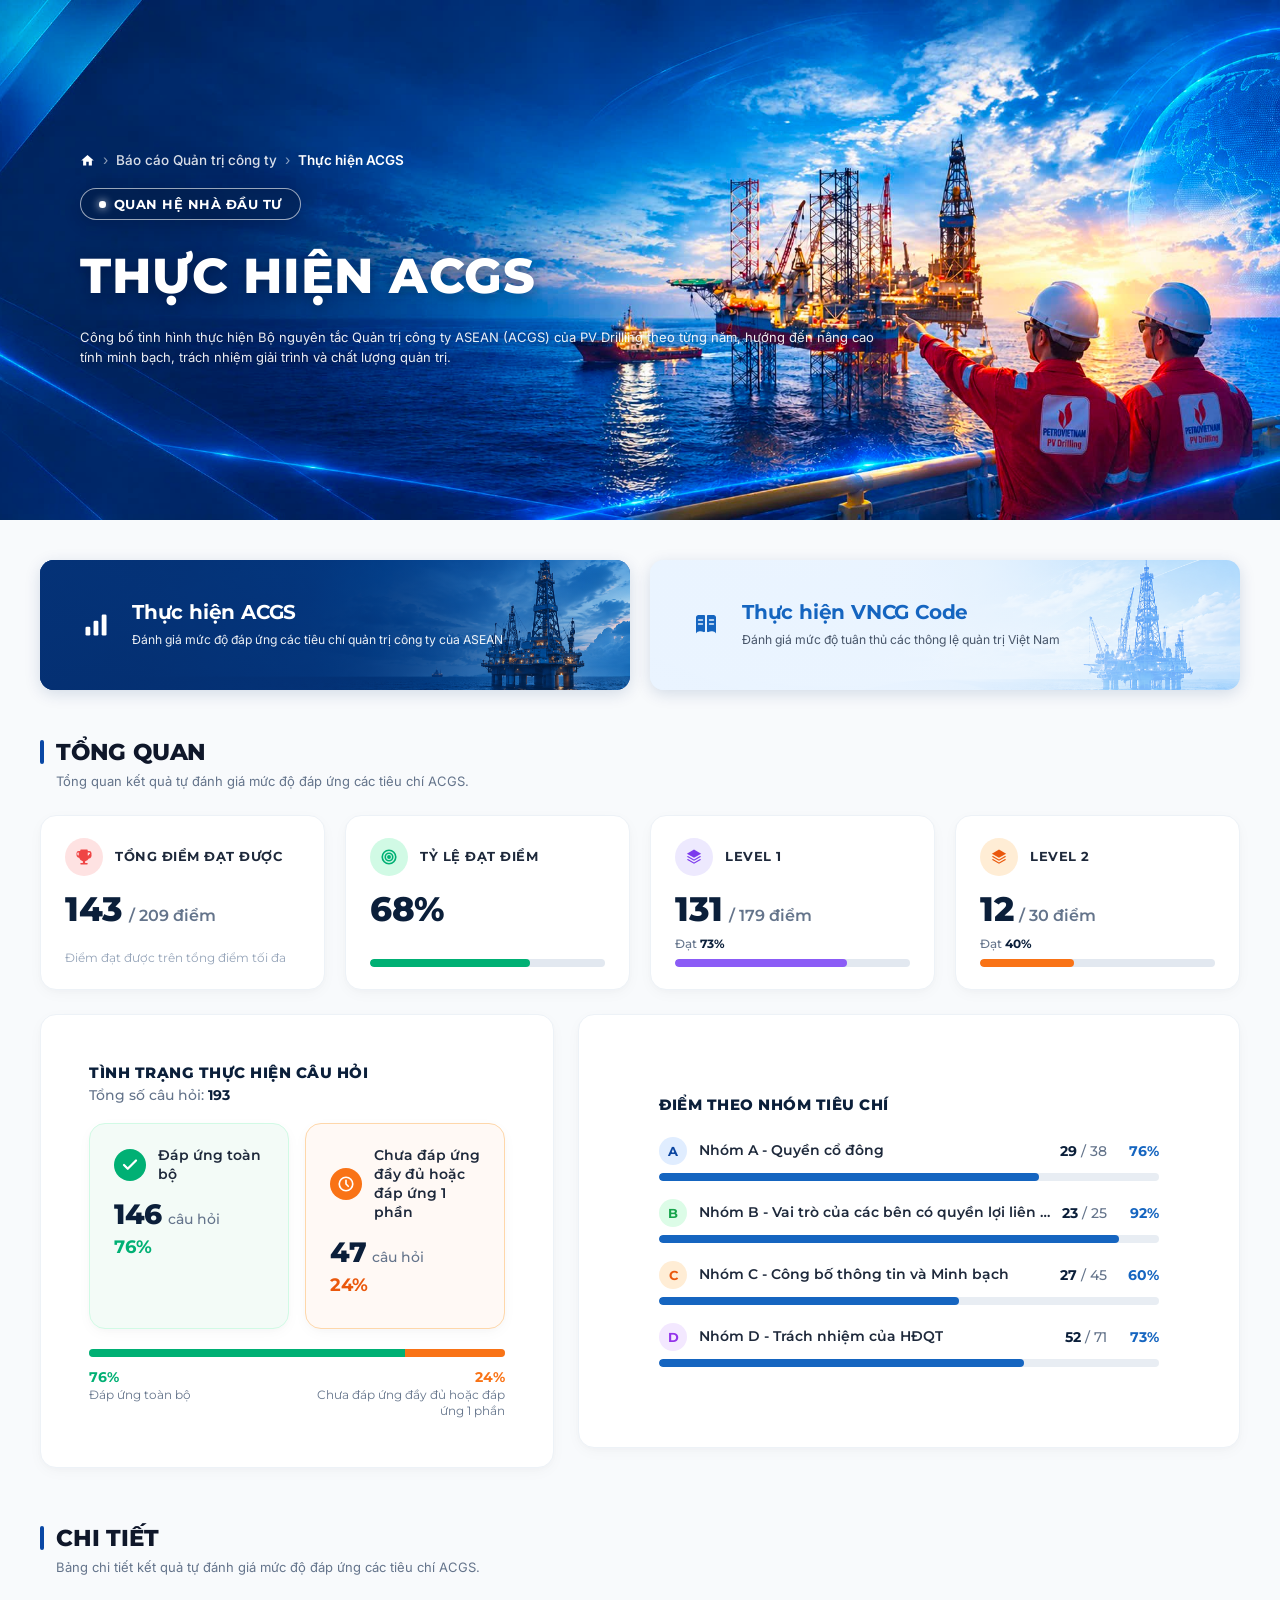
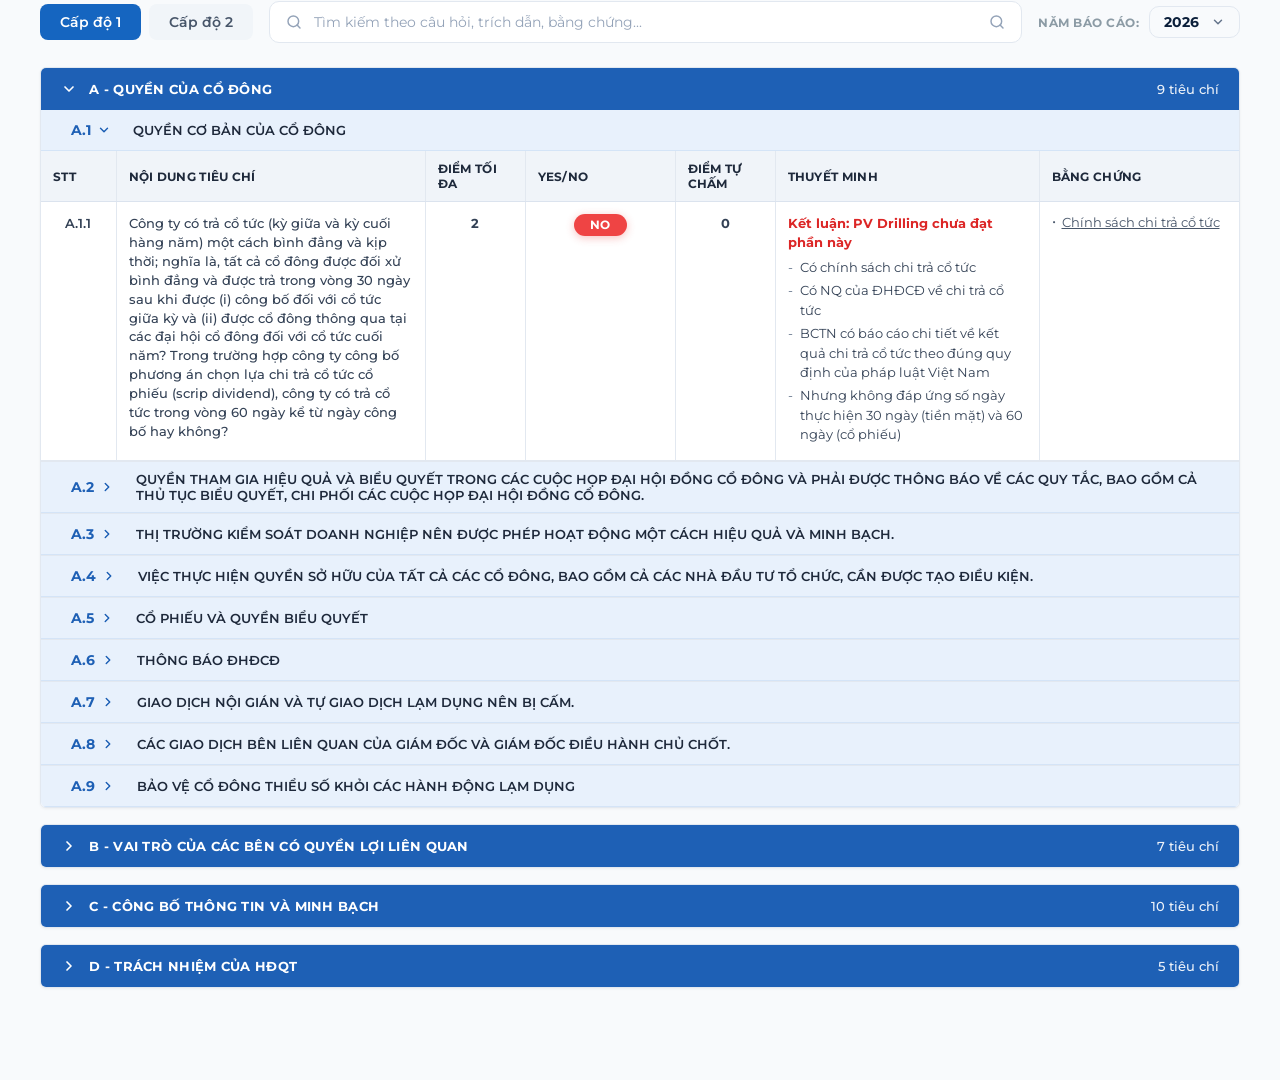
<file: layout/Thuc_hien_ACGS/index.html>
<!DOCTYPE html>
<html lang="vi">

<head>
    <meta charset="UTF-8">
    <meta name="viewport" content="width=device-width, initial-scale=1.0">
    <title>Thực hiện ACGS - PV Drilling</title>
    <meta name="description"
        content="Tổng quan và chi tiết kết quả thực hiện bộ tiêu chí Quản trị công ty theo chuẩn ACGS của PV Drilling.">
    <link rel="stylesheet" href="./style.css">
</head>

<body>

    <div id="banner"></div>
    <main class="main-content">

        <!-- 1. ACGS Cards (2 card đầu trang) -->
        <div id="acgs-cards-container" class="acgs-cards-grid"></div>

        <!-- 2. SECTION: TỔNG QUAN THỰC HIỆN ACGS -->
        <section class="section-overview" aria-labelledby="overview-heading">

            <!-- Tiêu đề section (SectionTitle component) -->
            <div id="overview-title"></div>

            <!-- 4 Stat Cards: Tổng điểm, Tỷ lệ, Level 1, Level 2 -->
            <div id="stat-cards-overview" class="overview-stats-grid"></div>

            <!-- Khối 2 cột: Tình trạng câu hỏi (Trái) & Điểm theo nhóm tiêu chí (Phải) -->
            <div class="overview-details-grid">

                <!-- Cột trái: Tình trạng thực hiện câu hỏi -->
                <div id="question-status-container"></div>

                <!-- Cột phải: Điểm theo nhóm tiêu chí (CategoryProgress) -->
                <div id="category-progress-container"></div>

            </div>
        </section>

        <!-- 3. SECTION: CHI TIẾT TIÊU CHÍ ACGS -->
        <section class="section-detail" aria-labelledby="detail-heading">

            <!-- Tiêu đề section (SectionTitle component) -->
            <div id="detail-title"></div>

            <!-- Thanh công cụ: Cấp độ 1/2 | Tìm kiếm | Năm báo cáo -->
            <div class="detail-toolbar">

                <!-- Nút chọn Cấp độ -->
                <div class="detail-level-filters" role="group" aria-label="Chọn cấp độ">
                    <button id="btn-level-1" type="button" class="level-filter-btn level-filter-btn--active"
                        data-level="1">
                        Cấp độ 1
                    </button>
                    <button id="btn-level-2" type="button" class="level-filter-btn" data-level="2">
                        Cấp độ 2
                    </button>
                </div>

                <!-- Thanh tìm kiếm (SearchDetail component) -->
                <div id="search-detail-container" class="detail-search-wrap"></div>

                <!-- Dropdown chọn Năm báo cáo -->
                <div class="detail-year-select-wrap">
                    <span class="detail-year-label">NĂM BÁO CÁO:</span>
                    <div class="detail-year-dropdown" id="year-dropdown" tabindex="0" role="button"
                        aria-label="Chọn năm báo cáo">
                        <span class="detail-year-value" id="selected-year">2026</span>
                        <span class="detail-year-arrow-wrap">
                            <svg class="detail-year-arrow" viewBox="0 0 24 24" fill="none" stroke="currentColor" stroke-width="2.5" stroke-linecap="round" stroke-linejoin="round">
                                <polyline points="6 9 12 15 18 9"></polyline>
                            </svg>
                        </span>
                    </div>
                </div>

            </div>

            <!-- Bảng chi tiết tiêu chí 3 cấp (CriteriaAccordion component) -->
            <div id="criteria-accordion-container"></div>

        </section>

    </main>

    <!-- ============================================================
         SCRIPTS — nạp theo đúng thứ tự phụ thuộc
         1. Design System → 2. Components → 3. Mock Data → 4. Screen
    ============================================================ -->

    <!-- 1. Design System: Icons library dùng chung -->
    <script src="../../design-system/icons.js"></script>

    <!-- 2. Component Scripts -->
    <script src="../../component/Banner/Banner.js"></script>
    <script src="../../component/ACGSCard/ACGS.js"></script>
    <script src="../../component/SectionTitle/SectionTitle.js"></script>
    <script src="../../component/StatCard/StatCard.js"></script>
    <script src="../../component/CategoryProgress/CategoryProgress.js"></script>
    <script src="../../component/SearchDetail/SearchDetail.js"></script>
    <script src="../../component/CriteriaAccordion/CriteriaAccordion.js"></script>

    <!-- 3. Mock Data -->
    <script src="../../Mock_Data/DataACGS.js"></script>

    <!-- 4. Screen Script (nạp sau cùng, sau khi tất cả components đã sẵn sàng) -->
    <script src="./script.js"></script>

</body>

</html>
</file>
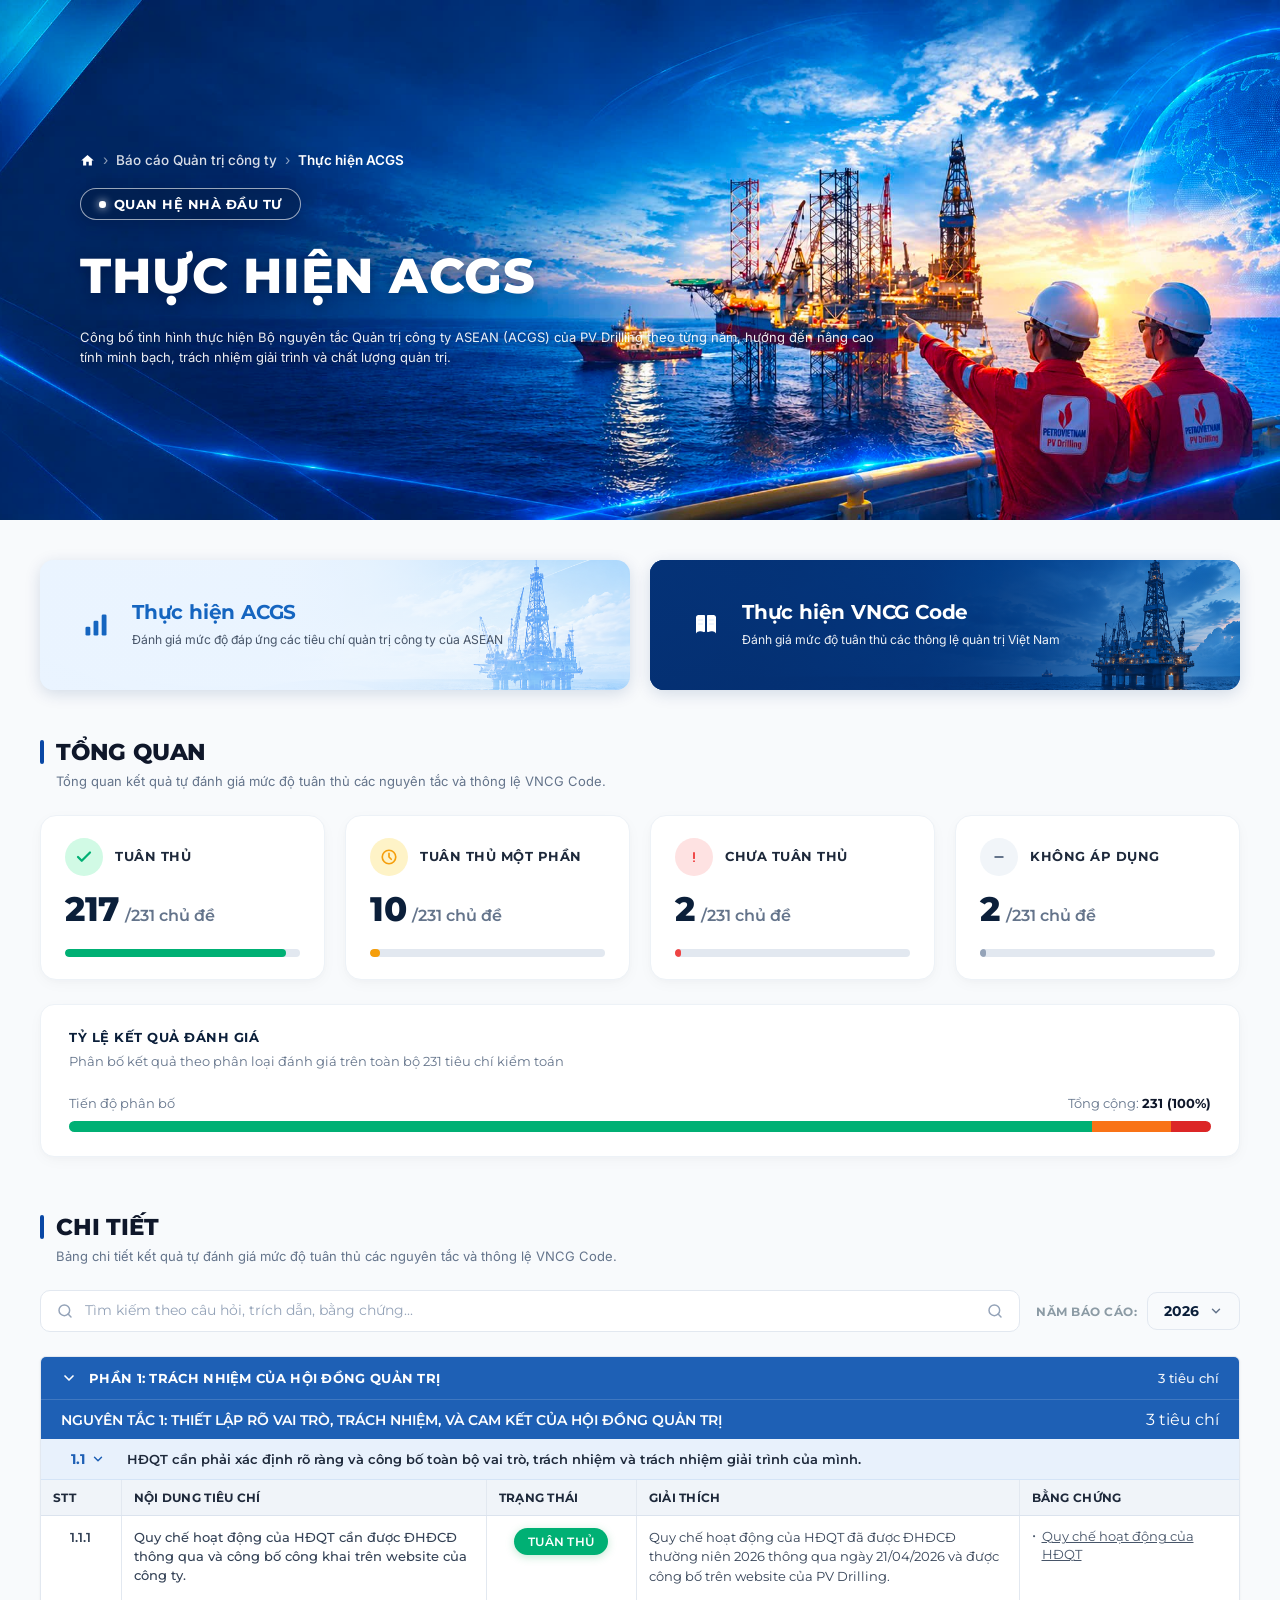
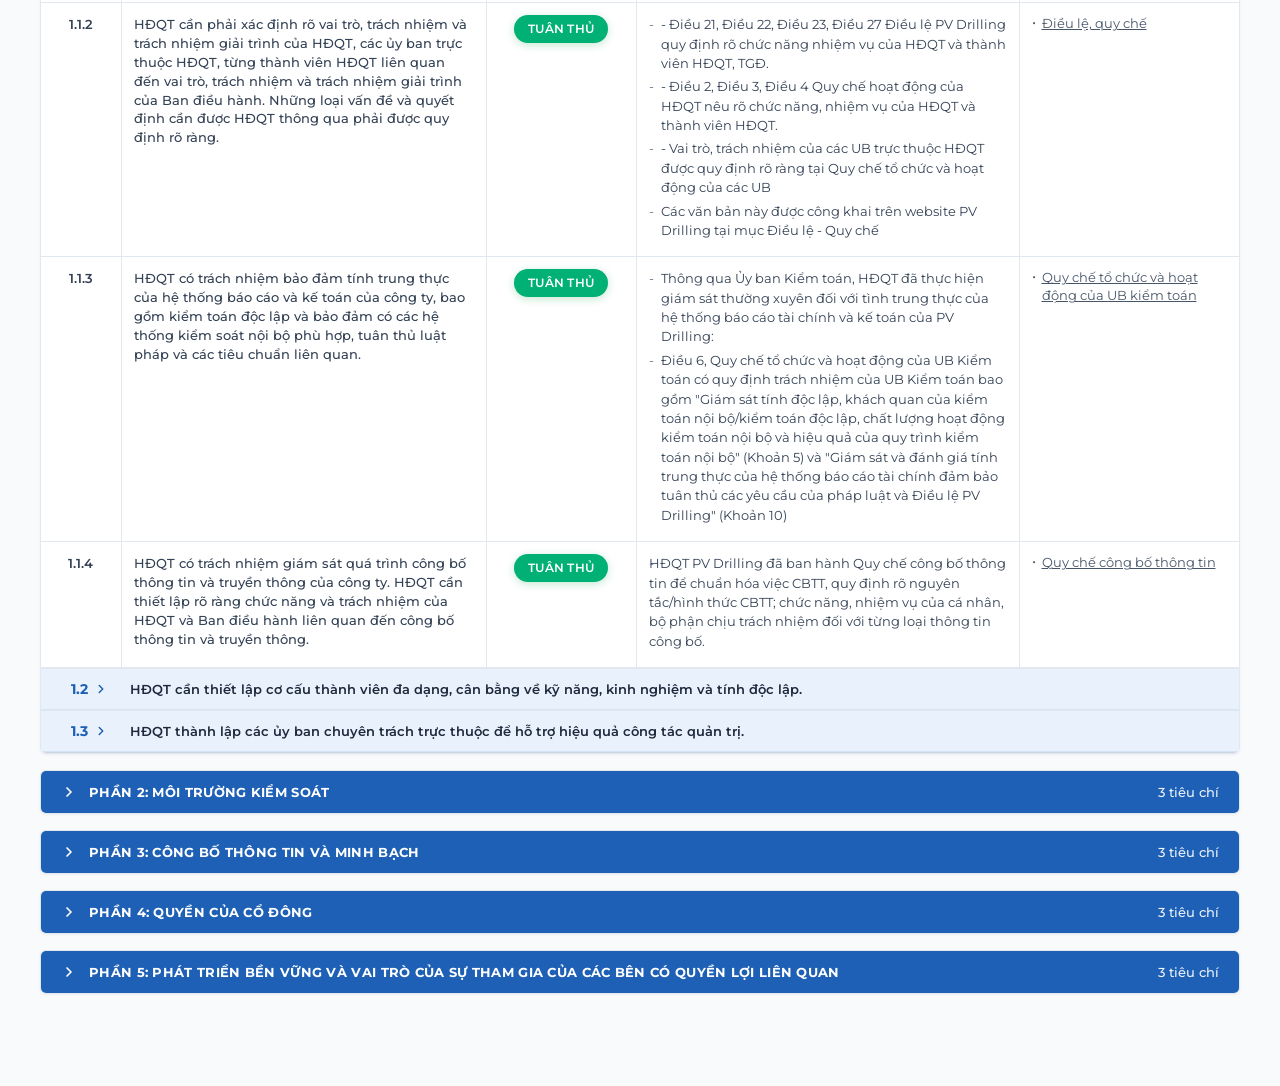
<file: layout/Thuc_Hien_Vncg_Code/index.html>
<!DOCTYPE html>
<html lang="en">

<head>
    <meta charset="UTF-8">
    <meta name="viewport" content="width=device-width, initial-scale=1.0">
    <title>THỰC HIỆN VNCG CODE</title>
    <link rel="stylesheet" href="./style.css">
</head>

<body>

    <div id="banner"></div>
    <main class="main-content">

        <div id="acgs-cards-container" class="acgs-cards-grid"></div>

        <section class="section-overview" aria-labelledby="overview-heading">
            <div id="overview-title"></div>

            <div id="stat-cards-overview" class="overview-stats-grid"></div>

            <div class="overview-details-grid">
                <div id="question-status-container"></div>
            </div>
        </section>

        <section class="section-detail" aria-labelledby="detail-heading">

            <div id="detail-title"></div>

            <div class="detail-toolbar">

                <div id="search-detail-container" class="detail-search-wrap"></div>

                <div class="detail-year-select-wrap">
                    <span class="detail-year-label">NĂM BÁO CÁO:</span>
                    <div class="detail-year-dropdown" id="year-dropdown" tabindex="0" role="button"
                        aria-label="Chọn năm báo cáo">
                        <span class="detail-year-value" id="selected-year">2026</span>
                        <span class="detail-year-arrow-wrap">
                            <svg class="detail-year-arrow" viewBox="0 0 24 24" fill="none" stroke="currentColor" stroke-width="2.5" stroke-linecap="round" stroke-linejoin="round">
                                <polyline points="6 9 12 15 18 9"></polyline>
                            </svg>
                        </span>
                    </div>
                </div>

            </div>
            <div id="criteria-accordion-container"></div>

        </section>

    </main>

    <!-- ============================================================
         SCRIPTS — nạp theo đúng thứ tự phụ thuộc
         1. Design System → 2. Components → 3. Mock Data → 4. Screen
    ============================================================ -->

    <!-- 1. Design System: Icons library dùng chung -->
    <script src="../../design-system/icons.js"></script>

    <!-- 2. Component Scripts -->
    <script src="../../component/Banner/Banner.js"></script>
    <script src="../../component/ACGSCard/ACGS.js"></script>
    <script src="../../component/SectionTitle/SectionTitle.js"></script>
    <script src="../../component/StatCard/StatCard.js"></script>
    <script src="../../component/CategoryProgress/CategoryProgress.js"></script>
    <script src="../../component/SearchDetail/SearchDetail.js"></script>
    <script src="../../component/CriteriaAccordion/CriteriaAccordion.js"></script>

    <!-- 3. Mock Data -->
    <script src="../../Mock_Data/DataVNCGCode.js"></script>

    <!-- 4. Screen Script (nạp sau cùng, sau khi tất cả components đã sẵn sàng) -->
    <script src="./script.js"></script>

</body>

</html>
</file>
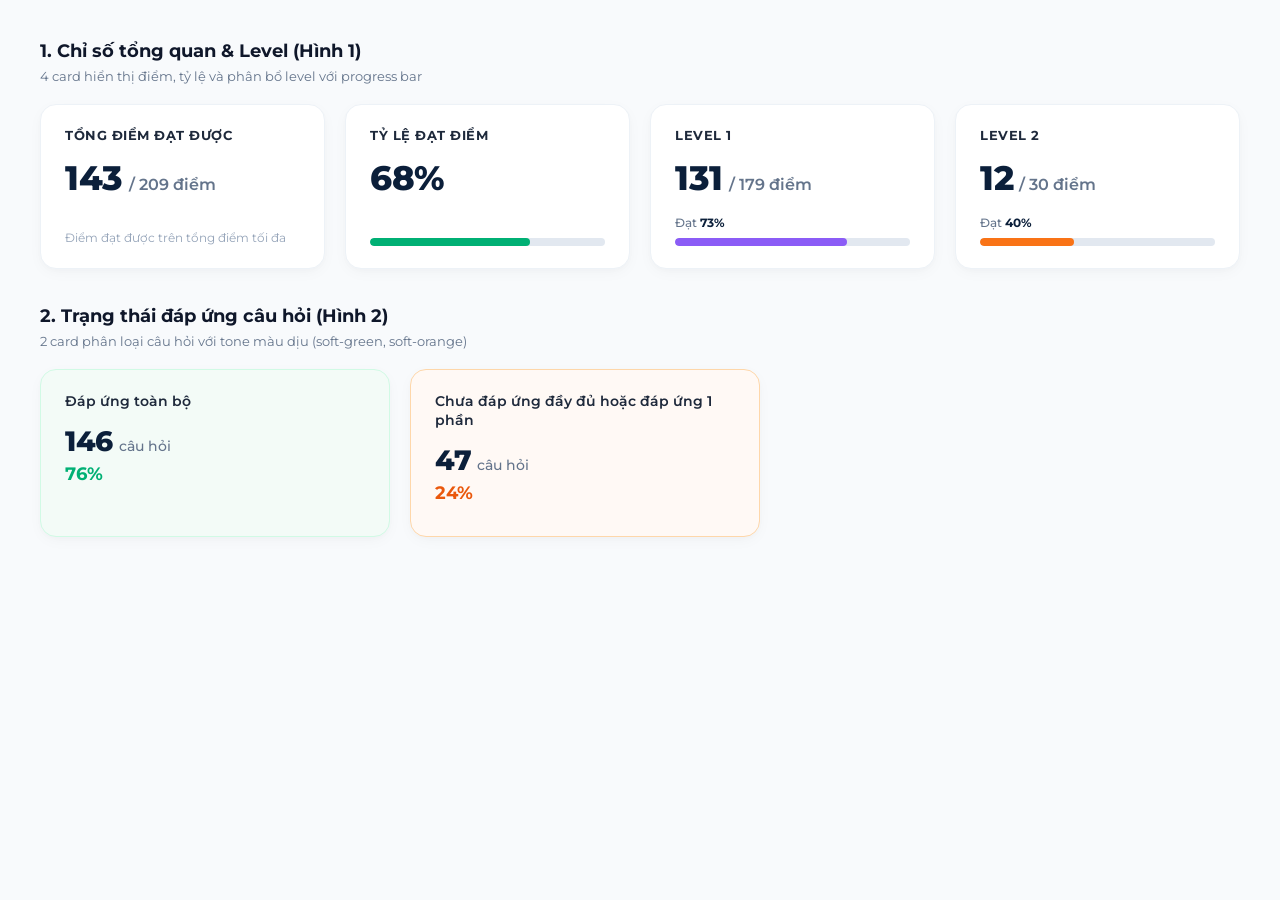
<file: component/StatCard/preview.html>
<!DOCTYPE html>
<html lang="vi">
<head>
    <meta charset="UTF-8">
    <meta name="viewport" content="width=device-width, initial-scale=1.0">
    <title>Preview Stat Card Component</title>
    <!-- Google Fonts -->
    <link rel="preconnect" href="https://fonts.googleapis.com">
    <link rel="preconnect" href="https://fonts.gstatic.com" crossorigin>
    <link href="https://fonts.googleapis.com/css2?family=Montserrat:wght@400;500;600;700;800;900&family=Inter:wght@400;500;600;700;800&display=swap" rel="stylesheet">
    <link rel="stylesheet" href="../../design-system/global.css">
    <link rel="stylesheet" href="./StatCard.css">
    <style>
        body {
            margin: 0;
            padding: 40px;
            background-color: #f8fafc;
            font-family: 'Montserrat', 'Inter', sans-serif;
        }
        .container {
            max-width: 1280px;
            margin: 0 auto;
            display: flex;
            flex-direction: column;
            gap: 36px;
        }
        .section-header {
            margin-bottom: -16px;
        }
        .section-header h3 {
            margin: 0 0 6px 0;
            color: #0f172a;
            font-size: 18px;
            font-weight: 700;
        }
        .section-header p {
            margin: 0;
            color: #64748b;
            font-size: 13px;
        }
        /* Grid 4 cards (Hình 1) */
        .stat-grid-4 {
            display: grid;
            grid-template-columns: repeat(4, 1fr);
            gap: 20px;
        }
        /* Grid 2 cards (Hình 2) */
        .stat-grid-2 {
            display: grid;
            grid-template-columns: repeat(2, 1fr);
            gap: 20px;
            max-width: 720px;
        }
        @media (max-width: 1024px) {
            .stat-grid-4 {
                grid-template-columns: repeat(2, 1fr);
            }
        }
        @media (max-width: 640px) {
            .stat-grid-4, .stat-grid-2 {
                grid-template-columns: 1fr;
            }
            body {
                padding: 20px;
            }
        }
    </style>
</head>
<body>
    <div class="container">
        <!-- NHÓM 1: CÁC CARD TỔNG QUAN / LEVEL (HÌNH 1) -->
        <div class="section-header">
            <h3>1. Chỉ số tổng quan & Level (Hình 1)</h3>
            <p>4 card hiển thị điểm, tỷ lệ và phân bổ level với progress bar</p>
        </div>
        <div id="stat-overview-container" class="stat-grid-4"></div>

        <!-- NHÓM 2: CÁC CARD TRẠNG THÁI CÂU HỎI (HÌNH 2) -->
        <div class="section-header">
            <h3>2. Trạng thái đáp ứng câu hỏi (Hình 2)</h3>
            <p>2 card phân loại câu hỏi với tone màu dịu (soft-green, soft-orange)</p>
        </div>
        <div id="stat-questions-container" class="stat-grid-2"></div>
    </div>

    <script src="./StatCard.js"></script>
    <script>
        document.addEventListener("DOMContentLoaded", () => {
            // 1. Render 4 cards Hình 1
            renderStatCards("#stat-overview-container", [
                {
                    theme: "red",
                    iconType: "trophy",
                    title: "TỔNG ĐIỂM ĐẠT ĐƯỢC",
                    value: "143",
                    suffix: "/ 209 điểm",
                    note: "Điểm đạt được trên tổng điểm tối đa"
                },
                {
                    theme: "green",
                    iconType: "target",
                    title: "TỶ LỆ ĐẠT ĐIỂM",
                    value: "68%",
                    progress: 68
                },
                {
                    theme: "purple",
                    iconType: "level",
                    title: "LEVEL 1",
                    value: "131",
                    suffix: "/ 179 điểm",
                    progress: 73,
                    progressLabel: "Đạt <b>73%</b>"
                },
                {
                    theme: "orange",
                    iconType: "level",
                    title: "LEVEL 2",
                    value: "12",
                    suffix: "/ 30 điểm",
                    progress: 40,
                    progressLabel: "Đạt <b>40%</b>"
                }
            ]);

            // 2. Render 2 cards Hình 2
            renderStatCards("#stat-questions-container", [
                {
                    variant: "soft-green",
                    iconType: "check",
                    title: "Đáp ứng toàn bộ",
                    value: "146",
                    suffix: "câu hỏi",
                    subValue: "76%"
                },
                {
                    variant: "soft-orange",
                    iconType: "clock",
                    title: "Chưa đáp ứng đầy đủ hoặc đáp ứng 1 phần",
                    value: "47",
                    suffix: "câu hỏi",
                    subValue: "24%"
                }
            ]);
        });
    </script>
</body>
</html>
</file>
<file: layout/Thuc_hien_ACGS/style.css>
/* ==========================================================================
   LAYOUT STYLES: THỰC HIỆN ACGS
   File: layout/Thuc_hien_ACGS/style.css
   ========================================================================== */

/* 1. Nạp Design System & Global Styles */
@import url('../../design-system/global.css');

/* 2. Nạp Component Styles */
@import url('../../component/Banner/Banner.css');
@import url('../../component/ACGSCard/ACGSCard.css');
@import url('../../component/SectionTitle/SectionTitle.css');
@import url('../../component/StatCard/StatCard.css');
@import url('../../component/CategoryProgress/CategoryProgress.css');
@import url('../../component/SearchDetail/SearchDetail.css');
@import url('../../component/CriteriaAccordion/CriteriaAccordion.css');

/* ==========================================================================
   MAIN LAYOUT CONTAINER
   ========================================================================== */

#banner {
    width: 100%;
}

.main-content {
    max-width: 100%;
    margin: 0;
    padding: var(--space-10, 40px) var(--space-10, 40px) var(--space-15, 60px) var(--space-10, 40px);
}

/* 1. Cards Grid / Container ACGS */
.acgs-cards-grid {
    display: grid;
    grid-template-columns: 1fr 1fr;
    gap: var(--space-5);
    width: 100%;
}

/* 2. Overview Section */
.section-overview {
    margin-top: var(--space-12);
    width: 100%;
}

/* Detail Section */
.section-detail {
    margin-top: var(--space-14);
    width: 100%;
}

/* ==========================================================================
   DETAIL TOOLBAR (Hình 3: Cấp độ 1/2, Tìm kiếm, Năm báo cáo)
   ========================================================================== */
.detail-toolbar {
    display: flex;
    align-items: center;
    gap: var(--space-4);
    margin-top: var(--space-6);
    margin-bottom: var(--space-6);
    width: 100%;
}

/* 1. Nút chọn Cấp độ 1 / Cấp độ 2 */
.detail-level-filters {
    display: flex;
    align-items: center;
    gap: var(--space-2, 8px);
    flex-shrink: 0;
}

.level-filter-btn {
    border: none;
    background-color: var(--color-bg-secondary);
    color: var(--color-text-secondary);
    font-family: var(--font-family-sans);
    font-size: var(--font-size-md);
    font-weight: var(--font-weight-semibold);
    padding: 10px var(--space-5);
    border-radius: var(--radius-lg);
    cursor: pointer;
    transition: background-color var(--transition-base), color var(--transition-base), transform var(--transition-fast);
    user-select: none;
}

.level-filter-btn:hover {
    background-color: var(--color-bg-progress-track);
    color: var(--color-text-heading);
}

.level-filter-btn--active {
    background-color: var(--color-primary);
    color: var(--color-white);
}

.level-filter-btn--active:hover {
    background-color: var(--color-primary-hover);
    color: var(--color-white);
}

/* 2. Ô Tìm kiếm */
.detail-search-wrap {
    flex: 1;
    min-width: 260px;
}

/* 3. Dropdown Năm báo cáo (Hình 2) */
.detail-year-select-wrap {
    display: flex;
    align-items: center;
    gap: 10px;
    flex-shrink: 0;
}

.detail-year-label {
    font-size: var(--font-size-sm);
    font-weight: var(--font-weight-bold);
    color: var(--color-text-dim, #708099);
    letter-spacing: var(--letter-spacing-wider);
    text-transform: uppercase;
    font-family: var(--font-family-heading);
    white-space: nowrap;
}

.detail-year-dropdown {
    display: inline-flex;
    align-items: center;
    gap: 12px;
    background-color: var(--color-bg-page, #f8fafd);
    border: 1px solid var(--color-border-light, #e2e8f0);
    border-radius: var(--radius-xl, 12px);
    padding: 8px 14px;
    cursor: pointer;
    transition: border-color var(--transition-base), box-shadow var(--transition-base), background-color var(--transition-base);
    user-select: none;
}

.detail-year-dropdown:hover {
    border-color: var(--color-border-default, #cbd5e1);
    background-color: var(--color-bg-card, #ffffff);
}

.detail-year-dropdown:focus {
    outline: none;
    border-color: var(--color-primary);
    box-shadow: var(--shadow-focus);
}

.detail-year-value {
    font-size: var(--font-size-normal, 15px);
    font-weight: var(--font-weight-bold);
    color: var(--color-text-title, #1c2a38);
    font-family: var(--font-family-heading);
    line-height: 1;
}

.detail-year-arrow-wrap {
    display: inline-flex;
    align-items: center;
    justify-content: center;
    width: 14px;
    height: 14px;
    flex-shrink: 0;
}

.detail-year-arrow {
    width: 14px;
    height: 14px;
    color: var(--color-text-muted, #4a5568);
    transition: transform var(--transition-base);
    display: block;
}

.detail-year-dropdown.is-open .detail-year-arrow {
    transform: rotate(180deg);
}

/* 3. 4 Stat Cards Grid (Hình 1) */
.overview-stats-grid {
    display: grid;
    grid-template-columns: repeat(4, 1fr);
    gap: var(--space-5, 20px);
    margin-top: var(--space-6, 24px);
    width: 100%;
}

/* 4. Khối 2 cột: Tình trạng câu hỏi (Trái) & Điểm theo nhóm tiêu chí (Phải) */
.overview-details-grid {
    display: grid;
    grid-template-columns: 1fr 1fr;
    gap: var(--space-6);
    margin-top: var(--space-6);
    width: 100%;
    align-items: stretch;
}

/* ==========================================================================
   5. CARD TÌNH TRẠNG THỰC HIỆN CÂU HỎI (Cột trái)
   ========================================================================== */
.question-status-card {
    background-color: var(--color-bg-card);
    border: 1px solid var(--color-border-subtle);
    border-radius: var(--radius-3xl);
    padding: var(--space-12);
    box-shadow: var(--shadow-card);
    display: flex;
    flex-direction: column;
    justify-content: space-between;
    gap: var(--space-5);
    height: 100%;
    transition: transform var(--transition-smooth), box-shadow var(--transition-smooth);
}

.question-status-card:hover {
    box-shadow: var(--shadow-card-hover);
}

.question-status-header {
    display: flex;
    flex-direction: column;
    gap: var(--space-1);
}

.question-status-title {
    margin: 0;
    font-size: var(--font-size-lg);
    font-weight: var(--font-weight-extrabold);
    color: var(--color-text-title);
    letter-spacing: var(--letter-spacing-wider);
    text-transform: uppercase;
    line-height: var(--line-height-heading);
}

.question-status-subtitle {
    margin: 0;
    font-size: var(--font-size-md);
    color: var(--color-text-muted);
    font-weight: var(--font-weight-medium);
}

.question-status-subtitle b {
    color: var(--color-text-title);
    font-weight: var(--font-weight-bold);
}

.question-status-cards-grid {
    display: grid;
    grid-template-columns: 1fr 1fr;
    gap: var(--space-4);
}

/* Thanh phân bổ xếp chồng (Stacked Bar) & Chú thích */
.question-status-progress-wrap {
    display: flex;
    flex-direction: column;
    gap: var(--space-3);
    margin-top: auto;
}

.question-status-stacked-bar {
    width: 100%;
    height: 8px;
    border-radius: var(--radius-full);
    overflow: hidden;
    display: flex;
    background-color: var(--color-bg-progress-track);
}

.stacked-bar-segment--green {
    background-color: var(--color-success-accent);
    height: 100%;
    transition: width var(--transition-progress);
}

.stacked-bar-segment--orange {
    background-color: var(--color-warning-bright);
    height: 100%;
    transition: width var(--transition-progress);
}

.question-status-legend {
    display: flex;
    justify-content: space-between;
    align-items: flex-start;
}

.legend-item {
    display: flex;
    flex-direction: column;
    gap: 2px;
}

.legend-item--right {
    text-align: right;
    align-items: flex-end;
}

.legend-percent {
    font-size: var(--font-size-md);
    font-weight: var(--font-weight-bold);
    font-family: var(--font-family-heading);
}

.legend-percent--green {
    color: var(--color-success-accent);
}

.legend-percent--orange {
    color: var(--color-warning-bright);
}

.legend-label {
    font-size: var(--font-size-sm);
    color: var(--color-text-muted);
    line-height: var(--line-height-heading);
    max-width: 200px;
}

/* ==========================================================================
   6. RESPONSIVE BREAKPOINTS
   ========================================================================== */
@media (max-width: 1180px) {
    .overview-stats-grid {
        grid-template-columns: repeat(2, 1fr);
    }

    .overview-details-grid {
        grid-template-columns: 1fr;
    }
}

@media (max-width: 900px) {
    .detail-toolbar {
        flex-wrap: wrap;
    }

    .detail-search-wrap {
        order: 3;
        flex-basis: 100%;
        width: 100%;
    }
}

@media (max-width: 768px) {
    .main-content {
        padding: var(--space-7) var(--space-5) var(--space-12) var(--space-5);
    }

    .acgs-cards-grid {
        grid-template-columns: 1fr;
        gap: var(--space-4);
    }

    .question-status-cards-grid {
        grid-template-columns: 1fr;
    }
}

@media (max-width: 580px) {
    .overview-stats-grid {
        grid-template-columns: 1fr;
    }

    .main-content {
        padding: var(--space-5) var(--space-4) 36px var(--space-4);
    }
}
</file>
<file: layout/Thuc_Hien_Vncg_Code/style.css>
﻿/* ==========================================================================
   LAYOUT STYLES: THỰC HIỆN ACGS
   File: layout/Thuc_hien_ACGS/style.css
   ========================================================================== */

/* 1. Nạp Design System & Global Styles */
@import url('../../design-system/global.css');

/* 2. Nạp Component Styles */
@import url('../../component/Banner/Banner.css');
@import url('../../component/ACGSCard/ACGSCard.css');
@import url('../../component/SectionTitle/SectionTitle.css');
@import url('../../component/StatCard/StatCard.css');
@import url('../../component/CategoryProgress/CategoryProgress.css');
@import url('../../component/SearchDetail/SearchDetail.css');
@import url('../../component/CriteriaAccordion/CriteriaAccordion.css');

/* ==========================================================================
   MAIN LAYOUT CONTAINER
   ========================================================================== */

#banner {
    width: 100%;
}

.main-content {
    max-width: 100%;
    margin: 0;
    padding: var(--space-10, 40px) var(--space-10, 40px) var(--space-15, 60px) var(--space-10, 40px);
}

/* 1. Cards Grid / Container ACGS */
.acgs-cards-grid {
    display: grid;
    grid-template-columns: 1fr 1fr;
    gap: var(--space-5);
    width: 100%;
}

/* 2. Overview Section */
.section-overview {
    margin-top: var(--space-12);
    width: 100%;
}

/* Detail Section */
.section-detail {
    margin-top: var(--space-14);
    width: 100%;
}

/* ==========================================================================
   DETAIL TOOLBAR (Hình 3: Cấp độ 1/2, Tìm kiếm, Năm báo cáo)
   ========================================================================== */
.detail-toolbar {
    display: flex;
    align-items: center;
    gap: var(--space-4);
    margin-top: var(--space-6);
    margin-bottom: var(--space-6);
    width: 100%;
}

/* 1. Nút chọn Cấp độ 1 / Cấp độ 2 */
.detail-level-filters {
    display: flex;
    align-items: center;
    gap: var(--space-2, 8px);
    flex-shrink: 0;
}

.level-filter-btn {
    border: none;
    background-color: var(--color-bg-secondary);
    color: var(--color-text-secondary);
    font-family: var(--font-family-sans);
    font-size: var(--font-size-md);
    font-weight: var(--font-weight-semibold);
    padding: 10px var(--space-5);
    border-radius: var(--radius-lg);
    cursor: pointer;
    transition: background-color var(--transition-base), color var(--transition-base), transform var(--transition-fast);
    user-select: none;
}

.level-filter-btn:hover {
    background-color: var(--color-bg-progress-track);
    color: var(--color-text-heading);
}

.level-filter-btn--active {
    background-color: var(--color-primary);
    color: var(--color-white);
}

.level-filter-btn--active:hover {
    background-color: var(--color-primary-hover);
    color: var(--color-white);
}

/* 2. Ô Tìm kiếm */
.detail-search-wrap {
    flex: 1;
    min-width: 260px;
}

/* 3. Dropdown Năm báo cáo (Hình 2) */
.detail-year-select-wrap {
    display: flex;
    align-items: center;
    gap: 10px;
    flex-shrink: 0;
}

.detail-year-label {
    font-size: var(--font-size-sm);
    font-weight: var(--font-weight-bold);
    color: var(--color-text-dim);
    letter-spacing: var(--letter-spacing-wider);
    text-transform: uppercase;
    font-family: var(--font-family-heading);
    white-space: nowrap;
}

.detail-year-dropdown {
    display: inline-flex;
    align-items: center;
    gap: 10px;
    background-color: var(--color-bg-page);
    border: 1px solid var(--color-border-light);
    border-radius: var(--radius-xl);
    padding: 9px var(--space-4);
    cursor: pointer;
    transition: border-color var(--transition-base), box-shadow var(--transition-base), background-color var(--transition-base);
    user-select: none;
}

.detail-year-dropdown:hover {
    border-color: var(--color-border-default);
    background-color: var(--color-bg-card);
}

.detail-year-dropdown:focus {
    outline: none;
    border-color: var(--color-primary);
    box-shadow: var(--shadow-focus);
}

.detail-year-value {
    font-size: var(--font-size-normal);
    font-weight: var(--font-weight-bold);
    color: var(--color-text-title);
    font-family: var(--font-family-heading);
}

.detail-year-arrow-wrap {
    display: inline-flex;
    align-items: center;
    justify-content: center;
    width: 14px;
    height: 14px;
    flex-shrink: 0;
}

.detail-year-arrow-wrap svg.detail-year-arrow,
.detail-year-arrow {
    width: 14px;
    height: 14px;
    display: block;
    color: var(--color-text-muted, #4a5568);
    transition: transform var(--transition-base);
}

.detail-year-dropdown.is-open .detail-year-arrow {
    transform: rotate(180deg);
}

/* 3. 4 Stat Cards Grid (Hình 1) */
.overview-stats-grid {
    display: grid;
    grid-template-columns: repeat(4, 1fr);
    gap: var(--space-5, 20px);
    margin-top: var(--space-6, 24px);
    width: 100%;
}

/* 4. Khối chi tiết đánh giá: Tỷ lệ kết quả đánh giá */
.overview-details-grid {
    display: grid;
    grid-template-columns: 1fr;
    gap: var(--space-6, 24px);
    margin-top: var(--space-6, 24px);
    width: 100%;
}

#question-status-container {
    width: 100%;
    grid-column: 1 / -1;
}

/* ==========================================================================
   5. CARD TỶ LỆ KẾT QUẢ ĐÁNH GIÁ (TIẾN ĐỘ PHÂN BỐ)
   ========================================================================== */
.question-status-card {
    background-color: var(--color-bg-card);
    border: 1px solid var(--color-border-subtle);
    border-radius: var(--radius-2xl);
    padding: var(--space-6) var(--space-7);
    box-shadow: var(--shadow-card);
    display: flex;
    flex-direction: column;
    gap: var(--space-6);
    width: 100%;
    transition: transform var(--transition-smooth), box-shadow var(--transition-smooth);
}

.question-status-card:hover {
    box-shadow: var(--shadow-card-hover);
}

.question-status-header {
    display: flex;
    flex-direction: column;
    gap: 6px;
}

.question-status-title {
    margin: 0;
    font-size: var(--font-size-base);
    font-weight: var(--font-weight-bold);
    color: var(--color-text-title);
    letter-spacing: 0.5px;
    text-transform: uppercase;
    font-family: var(--font-family-heading);
    line-height: 1.3;
}

.question-status-subtitle {
    margin: 0;
    font-size: 13px;
    color: var(--color-text-muted);
    font-weight: var(--font-weight-normal);
    line-height: 1.5;
}

.question-status-cards-grid {
    display: grid;
    grid-template-columns: 1fr 1fr;
    gap: var(--space-4);
}

/* Khung tiến độ & Nhãn */
.question-status-progress-wrap {
    display: flex;
    flex-direction: column;
    gap: 10px;
    width: 100%;
}

.question-status-progress-labels {
    display: flex;
    justify-content: space-between;
    align-items: center;
    font-size: 13px;
    color: var(--color-text-muted);
    font-family: var(--font-family-sans);
}

.progress-label-left {
    font-weight: var(--font-weight-normal);
    color: var(--color-text-muted);
}

.progress-label-right {
    font-weight: var(--font-weight-normal);
    color: var(--color-text-muted);
}

.progress-label-right b,
.progress-label-right strong {
    color: var(--color-text-heading);
    font-weight: var(--font-weight-bold);
}

/* Thanh phân bổ nhiều dải màu (Segmented Progress Bar) */
.question-status-segmented-bar {
    width: 100%;
    height: 11px;
    border-radius: var(--radius-full);
    overflow: hidden;
    display: flex;
    background-color: var(--color-bg-progress-track);
}

.segmented-bar-item {
    height: 100%;
    transition: width var(--transition-progress, 0.6s cubic-bezier(0.4, 0, 0.2, 1));
}

.segmented-bar-item:hover {
    filter: brightness(1.08);
}

/* ==========================================================================
   6. RESPONSIVE BREAKPOINTS
   ========================================================================== */
@media (max-width: 1180px) {
    .overview-stats-grid {
        grid-template-columns: repeat(2, 1fr);
    }

    .overview-details-grid {
        grid-template-columns: 1fr;
    }
}

@media (max-width: 900px) {
    .detail-toolbar {
        flex-wrap: wrap;
    }

    .detail-search-wrap {
        order: 3;
        flex-basis: 100%;
        width: 100%;
    }
}

@media (max-width: 768px) {
    .main-content {
        padding: var(--space-7) var(--space-5) var(--space-12) var(--space-5);
    }

    .acgs-cards-grid {
        grid-template-columns: 1fr;
        gap: var(--space-4);
    }

    .question-status-cards-grid {
        grid-template-columns: 1fr;
    }
}

@media (max-width: 580px) {
    .overview-stats-grid {
        grid-template-columns: 1fr;
    }

    .main-content {
        padding: var(--space-5) var(--space-4) 36px var(--space-4);
    }
}
</file>
<file: design-system/global.css>
/* ==========================================================================
   DESIGN SYSTEM - GLOBAL STYLES & RESET
   File: design-system/global.css
   Nạp tokens & typography, thiết lập reset CSS và base styling toàn dự án
   ========================================================================== */

@import url('./color.css');
@import url('./tokens.css');
@import url('./typography.css');

/* 1. CSS Box-sizing Reset */
*,
*::before,
*::after {
    box-sizing: border-box;
}

/* 2. Base Body Styles */
body {
    margin: 0;
    padding: 0;
    font-family: var(--font-family-sans);
    background-color: var(--color-bg-page);
    color: var(--color-text-main);
    -webkit-font-smoothing: antialiased;
    -moz-osx-font-smoothing: grayscale;
}

/* 3. Base Elements Reset */
img {
    max-width: 100%;
    height: auto;
    display: block;
}

a {
    color: inherit;
    text-decoration: none;
}

button {
    font-family: inherit;
}

input {
    font-family: inherit;
}
</file>
<file: component/StatCard/StatCard.css>
/* ==========================================================================
   COMPONENT STYLES: STAT CARD
   File: component/StatCard/StatCard.css
   Style card thống kê số liệu, tỷ lệ %, progress bar & trạng thái câu hỏi
   ========================================================================== */

.stat-card {
    position: relative;
    background-color: var(--color-bg-card);
    border: 1px solid var(--color-border-subtle);
    border-radius: var(--radius-3xl);
    padding: 22px var(--space-6);
    display: flex;
    flex-direction: column;
    justify-content: space-between;
    box-shadow: var(--shadow-card);
    font-family: var(--font-family-sans);
    transition: transform var(--transition-smooth), box-shadow var(--transition-smooth), border-color var(--transition-smooth);
    box-sizing: border-box;
    min-height: 165px;
}

.stat-card:hover {
    transform: translateY(-2px);
    box-shadow: var(--shadow-card-hover-lg);
}

/* ==========================================================================
   1. HEADER: ICON & TITLE
   ========================================================================== */
.stat-card-header {
    display: flex;
    align-items: center;
    gap: var(--space-3);
}

.stat-card-icon-wrapper {
    width: 38px;
    height: 38px;
    border-radius: var(--radius-full);
    display: inline-flex;
    align-items: center;
    justify-content: center;
    flex-shrink: 0;
    transition: transform var(--transition-base);
}

.stat-card-icon-wrapper svg {
    display: block;
    width: 18px;
    height: 18px;
}

.stat-card-title-wrap {
    flex: 1;
    min-width: 0;
}

.stat-card-title {
    margin: 0;
    font-size: var(--font-size-base);
    font-weight: var(--font-weight-bold);
    color: var(--color-text-main);
    letter-spacing: var(--letter-spacing-wider);
    text-transform: uppercase;
    line-height: var(--line-height-heading);
    word-break: break-word;
}

/* ==========================================================================
   2. BODY: VALUE & SUFFIX & SUBVALUE
   ========================================================================== */
.stat-card-body {
    margin: var(--space-4) 0 10px 0;
    display: flex;
    flex-direction: column;
    gap: var(--space-1);
}

.stat-card-value-wrap {
    display: flex;
    align-items: baseline;
    gap: 6px;
    flex-wrap: wrap;
}

.stat-card-value {
    font-size: var(--font-size-6xl);
    font-weight: var(--font-weight-extrabold);
    color: var(--color-text-title);
    font-family: var(--font-family-heading);
    line-height: var(--line-height-tight);
    letter-spacing: var(--letter-spacing-tight);
}

.stat-card-suffix {
    font-size: var(--font-size-xl);
    font-weight: var(--font-weight-semibold);
    color: var(--color-text-muted);
    font-family: var(--font-family-heading);
}

.stat-card-subvalue {
    display: none;
    font-size: var(--font-size-2xl);
    font-weight: var(--font-weight-bold);
    line-height: var(--line-height-snug);
    margin-top: var(--space-1);
}

/* ==========================================================================
   3. FOOTER: PROGRESS BAR & DESCRIPTION NOTE
   ========================================================================== */
.stat-card-footer {
    margin-top: auto;
    display: flex;
    flex-direction: column;
    gap: var(--space-2);
}

.stat-card-progress-label {
    display: none;
    font-size: var(--font-size-sm);
    color: var(--color-text-muted);
    font-weight: var(--font-weight-medium);
    line-height: var(--line-height-snug);
}

.stat-card-progress-label b {
    color: var(--color-text-title);
    font-weight: var(--font-weight-bold);
}

.stat-card-progress-bar {
    display: none;
    width: 100%;
    height: 8px;
    background-color: var(--color-bg-progress-track);
    border-radius: var(--radius-full);
    overflow: hidden;
}

.stat-card-progress-fill {
    height: 100%;
    border-radius: var(--radius-full);
    background-color: var(--color-success-emerald);
    width: 0%;
    min-width: 6px;
    transition: width var(--transition-progress);
}

.stat-card-desc {
    display: none;
    margin: 0;
    font-size: var(--font-size-sm);
    color: var(--color-text-placeholder);
    line-height: var(--line-height-base);
}

/* ==========================================================================
   4. VARIANTS THEO MÀU & HÌNH ẢNH (Image 1 Themes)
   ========================================================================== */

/* Theme Xanh lá (Tuân thủ) */
.stat-card--green .stat-card-icon-wrapper {
    background-color: var(--color-success-subtle);
    color: var(--color-success-accent);
}

.stat-card--green .stat-card-progress-fill {
    background-color: var(--color-success-accent);
}

/* Theme Vàng / Hổ phách (Tuân thủ một phần) */
.stat-card--yellow .stat-card-icon-wrapper {
    background-color: var(--color-warning-amber-light);
    color: var(--color-warning-amber);
}

.stat-card--yellow .stat-card-progress-fill {
    background-color: var(--color-warning-amber);
}

/* Theme Cam (Level 2 / Cảnh báo) */
.stat-card--orange .stat-card-icon-wrapper {
    background-color: var(--color-warning-light);
    color: var(--color-warning);
}

.stat-card--orange .stat-card-progress-fill {
    background-color: var(--color-warning-bright);
}

/* Theme Đỏ (Chưa tuân thủ) */
.stat-card--red .stat-card-icon-wrapper {
    background-color: var(--color-danger-light);
    color: var(--color-danger-bright);
}

.stat-card--red .stat-card-progress-fill {
    background-color: var(--color-danger-bright);
}

/* Theme Xám (Không áp dụng) */
.stat-card--gray .stat-card-icon-wrapper {
    background-color: var(--color-bg-secondary);
    color: var(--color-text-muted);
}

.stat-card--gray .stat-card-progress-fill {
    background-color: var(--color-text-placeholder);
}

/* Theme Tím (Ví dụ: Level 1) */
.stat-card--purple .stat-card-icon-wrapper {
    background-color: var(--color-purple-soft);
    color: var(--color-purple);
}

.stat-card--purple .stat-card-progress-fill {
    background-color: var(--color-purple-bar);
}

/* ==========================================================================
   5. VARIANTS SOFT / STATUS (Image 2: Câu hỏi đáp ứng / chưa đáp ứng)
   ========================================================================== */

/* Soft Green Card (Image 2 - Trái) */
.stat-card--soft-green {
    background-color: var(--color-success-soft);
    border-color: var(--color-success-subtle);
}

.stat-card--soft-green .stat-card-title {
    text-transform: none;
    font-size: var(--font-size-normal);
    font-weight: var(--font-weight-semibold);
    color: var(--color-text-main);
    letter-spacing: var(--letter-spacing-normal);
}

.stat-card--soft-green .stat-card-icon-wrapper {
    width: 32px;
    height: 32px;
    background-color: var(--color-success-accent);
    color: var(--color-white);
}

.stat-card--soft-green .stat-card-value {
    font-size: var(--font-size-5xl);
}

.stat-card--soft-green .stat-card-suffix {
    font-size: var(--font-size-normal);
    font-weight: var(--font-weight-medium);
    color: var(--color-text-muted);
}

.stat-card--soft-green .stat-card-subvalue {
    display: block;
    color: var(--color-success-accent);
    font-size: var(--font-size-2xl);
    font-weight: var(--font-weight-bold);
}

/* Soft Orange Card (Image 2 - Phải) */
.stat-card--soft-orange {
    background-color: var(--color-warning-soft);
    border-color: var(--color-warning-border);
}

.stat-card--soft-orange .stat-card-title {
    text-transform: none;
    font-size: var(--font-size-normal);
    font-weight: var(--font-weight-semibold);
    color: var(--color-text-main);
    letter-spacing: var(--letter-spacing-normal);
    line-height: var(--line-height-heading);
}

.stat-card--soft-orange .stat-card-icon-wrapper {
    width: 32px;
    height: 32px;
    background-color: var(--color-warning-bright);
    color: var(--color-white);
}

.stat-card--soft-orange .stat-card-value {
    font-size: var(--font-size-5xl);
}

.stat-card--soft-orange .stat-card-suffix {
    font-size: var(--font-size-normal);
    font-weight: var(--font-weight-medium);
    color: var(--color-text-muted);
}

.stat-card--soft-orange .stat-card-subvalue {
    display: block;
    color: var(--color-warning);
    font-size: var(--font-size-2xl);
    font-weight: var(--font-weight-bold);
}

/* ==========================================================================
   6. RESPONSIVE
   ========================================================================== */
@media (max-width: 640px) {
    .stat-card {
        padding: var(--space-5);
        min-height: auto;
    }

    .stat-card-value {
        font-size: var(--font-size-5xl);
    }

    .stat-card-suffix {
        font-size: var(--font-size-normal, 14px);
    }
}
</file>
